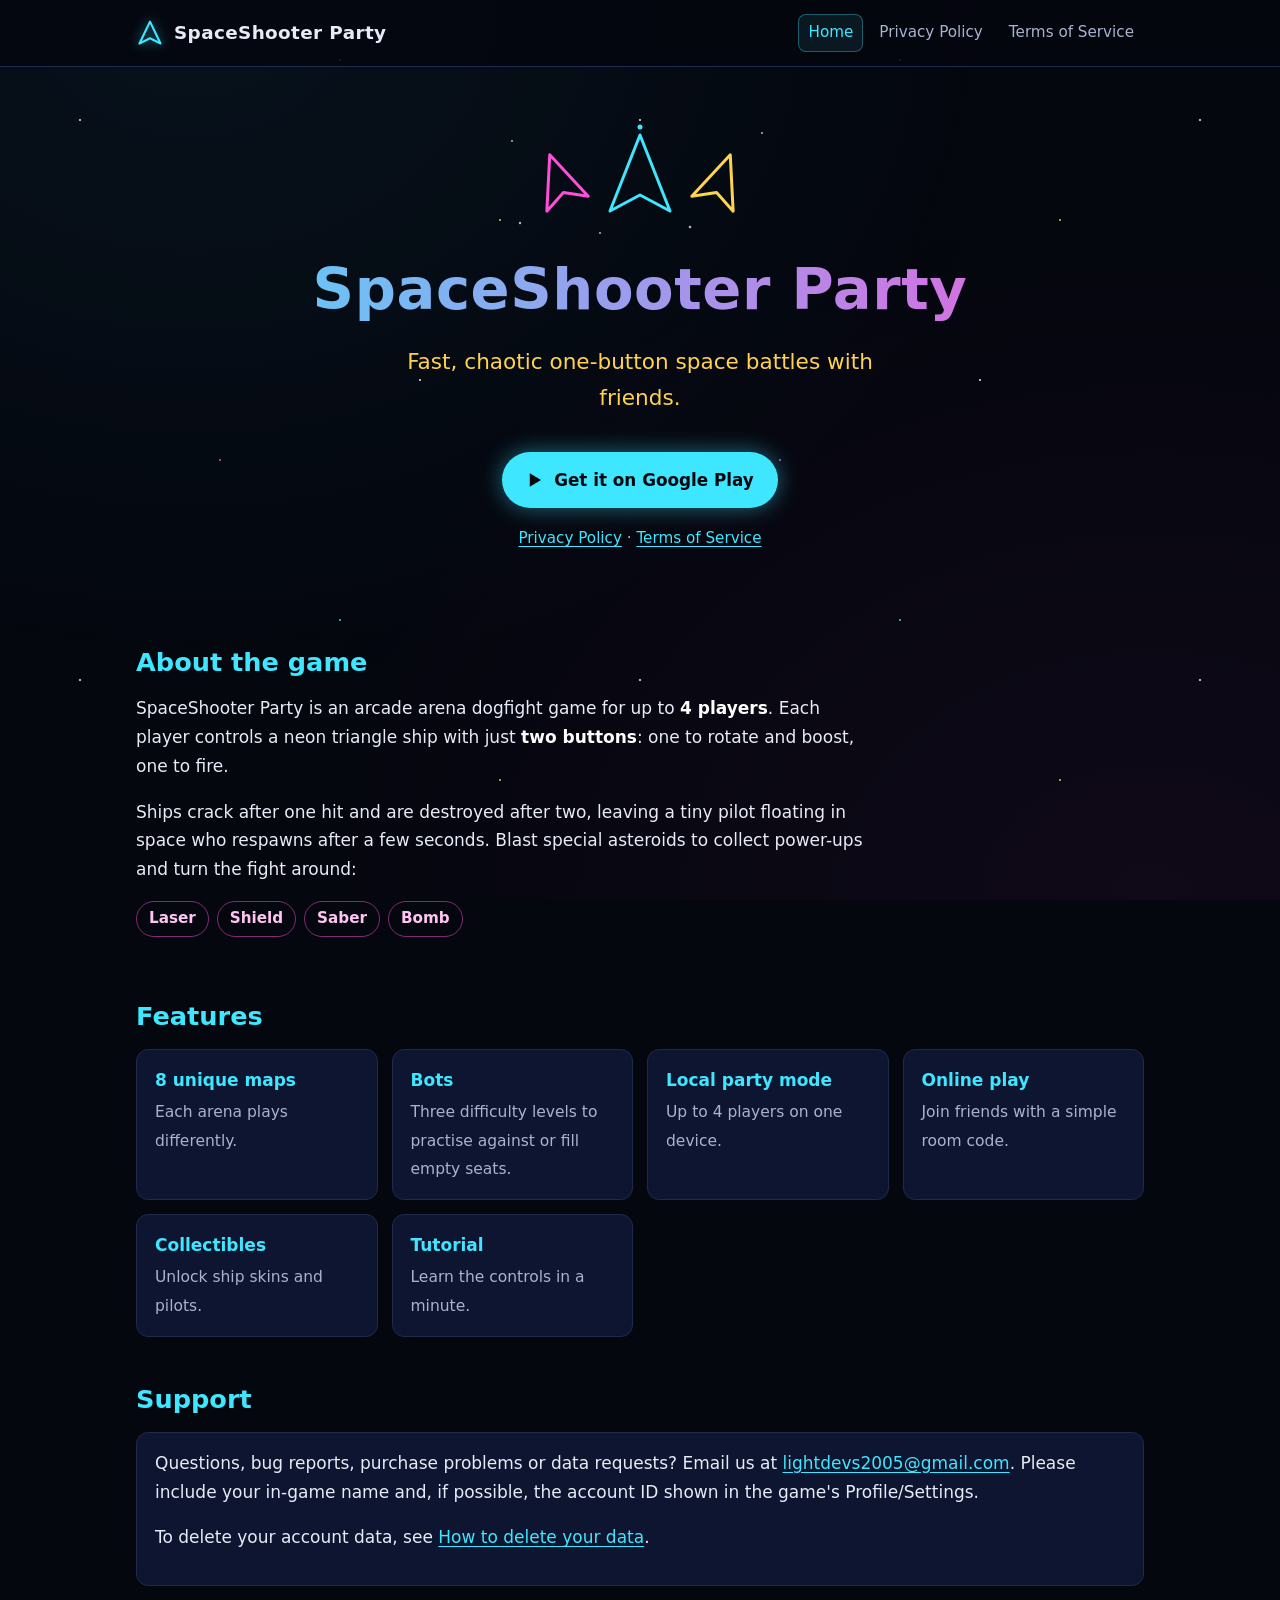
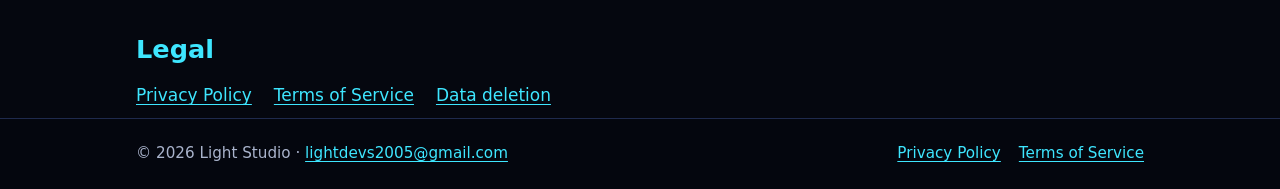
<file: index.html>
<!doctype html>
<html lang="en">
<head>
  <meta charset="utf-8">
  <meta name="viewport" content="width=device-width, initial-scale=1">
  <title>SpaceShooter Party — Fast, chaotic one-button space battles</title>
  <meta name="description" content="SpaceShooter Party is an arcade arena dogfight game for up to 4 players. Two-button controls, power-ups, 8 maps, bots, local party mode and online play with room codes.">
  <meta name="theme-color" content="#05070f">
  <meta property="og:type" content="website">
  <meta property="og:site_name" content="SpaceShooter Party">
  <meta property="og:title" content="SpaceShooter Party">
  <meta property="og:description" content="Fast, chaotic one-button space battles with friends. Up to 4 players, local party mode and online play.">
  <meta name="twitter:card" content="summary">
  <link rel="stylesheet" href="style.css">
</head>
<body>
  <a class="skip-link" href="#main">Skip to content</a>

  <header class="site-header">
    <div class="header-inner">
      <a class="brand" href="index.html">
        <svg viewBox="0 0 32 32" aria-hidden="true" focusable="false">
          <polygon points="16,3 28,28 16,22 4,28" fill="none" stroke="#3ee6ff" stroke-width="2.5" stroke-linejoin="round"/>
        </svg>
        SpaceShooter Party
      </a>
      <nav class="site-nav" aria-label="Main">
        <ul>
          <li><a href="index.html" aria-current="page">Home</a></li>
          <li><a href="privacy.html">Privacy Policy</a></li>
          <li><a href="terms.html">Terms of Service</a></li>
        </ul>
      </nav>
    </div>
  </header>

  <main id="main">
    <section class="hero" aria-labelledby="hero-title">
      <svg class="hero-ships" viewBox="0 0 280 120" role="img" aria-label="Three neon triangle ships flying through space">
        <g stroke-width="3" stroke-linejoin="round" fill="none">
          <polygon points="60,30 82,82 60,70 38,82" stroke="#ff4fd8" transform="rotate(-20 60 60)"/>
          <polygon points="140,12 170,88 140,72 110,88" stroke="#3ee6ff"/>
          <polygon points="220,30 242,82 220,70 198,82" stroke="#ffd34d" transform="rotate(20 220 60)"/>
        </g>
        <g fill="#3ee6ff">
          <circle cx="140" cy="4" r="2.5"/>
        </g>
        <g fill="#ffffff" opacity="0.7">
          <circle cx="20" cy="100" r="1.2"/>
          <circle cx="100" cy="110" r="1"/>
          <circle cx="190" cy="104" r="1.3"/>
          <circle cx="262" cy="10" r="1"/>
          <circle cx="12" cy="18" r="1"/>
        </g>
      </svg>
      <h1 id="hero-title">SpaceShooter Party</h1>
      <p class="tagline">Fast, chaotic one-button space battles with friends.</p>
      <a class="btn-play" href="https://play.google.com/store/apps/details?id=com.spaceshooterparty.game" rel="noopener">
        <svg viewBox="0 0 24 24" aria-hidden="true" focusable="false"><path d="M5 3l15 9-15 9z" fill="currentColor"/></svg>
        Get it on Google Play
      </a>
      <p class="hero-legal">
        <a href="privacy.html">Privacy Policy</a> · <a href="terms.html">Terms of Service</a>
      </p>
    </section>

    <div class="container">
      <section class="section" aria-labelledby="about-title">
        <h2 id="about-title">About the game</h2>
        <div class="intro">
          <p>SpaceShooter Party is an arcade arena dogfight game for up to <strong>4 players</strong>. Each player controls a neon triangle ship with just <strong>two buttons</strong>: one to rotate and boost, one to fire.</p>
          <p>Ships crack after one hit and are destroyed after two, leaving a tiny pilot floating in space who respawns after a few seconds. Blast special asteroids to collect power-ups and turn the fight around:</p>
          <ul class="powerups" aria-label="Power-ups">
            <li>Laser</li>
            <li>Shield</li>
            <li>Saber</li>
            <li>Bomb</li>
          </ul>
        </div>
      </section>

      <section class="section" aria-labelledby="features-title">
        <h2 id="features-title">Features</h2>
        <ul class="feature-grid">
          <li><strong>8 unique maps</strong><span>Each arena plays differently.</span></li>
          <li><strong>Bots</strong><span>Three difficulty levels to practise against or fill empty seats.</span></li>
          <li><strong>Local party mode</strong><span>Up to 4 players on one device.</span></li>
          <li><strong>Online play</strong><span>Join friends with a simple room code.</span></li>
          <li><strong>Collectibles</strong><span>Unlock ship skins and pilots.</span></li>
          <li><strong>Tutorial</strong><span>Learn the controls in a minute.</span></li>
        </ul>
      </section>

      <section class="section" id="support" aria-labelledby="support-title">
        <h2 id="support-title">Support</h2>
        <div class="card">
          <p>Questions, bug reports, purchase problems or data requests? Email us at <a href="mailto:lightdevs2005@gmail.com">lightdevs2005@gmail.com</a>. Please include your in-game name and, if possible, the account ID shown in the game's Profile/Settings.</p>
          <p>To delete your account data, see <a href="privacy.html#delete">How to delete your data</a>.</p>
        </div>
      </section>

      <section class="section" aria-labelledby="legal-title">
        <h2 id="legal-title">Legal</h2>
        <ul class="link-row">
          <li><a href="privacy.html">Privacy Policy</a></li>
          <li><a href="terms.html">Terms of Service</a></li>
          <li><a href="privacy.html#delete">Data deletion</a></li>
        </ul>
      </section>
    </div>
  </main>

  <footer class="site-footer">
    <div class="footer-inner">
      <p>© 2026 Light Studio · <a href="mailto:lightdevs2005@gmail.com">lightdevs2005@gmail.com</a></p>
      <ul class="footer-links">
        <li><a href="privacy.html">Privacy Policy</a></li>
        <li><a href="terms.html">Terms of Service</a></li>
      </ul>
    </div>
  </footer>
</body>
</html>
</file>
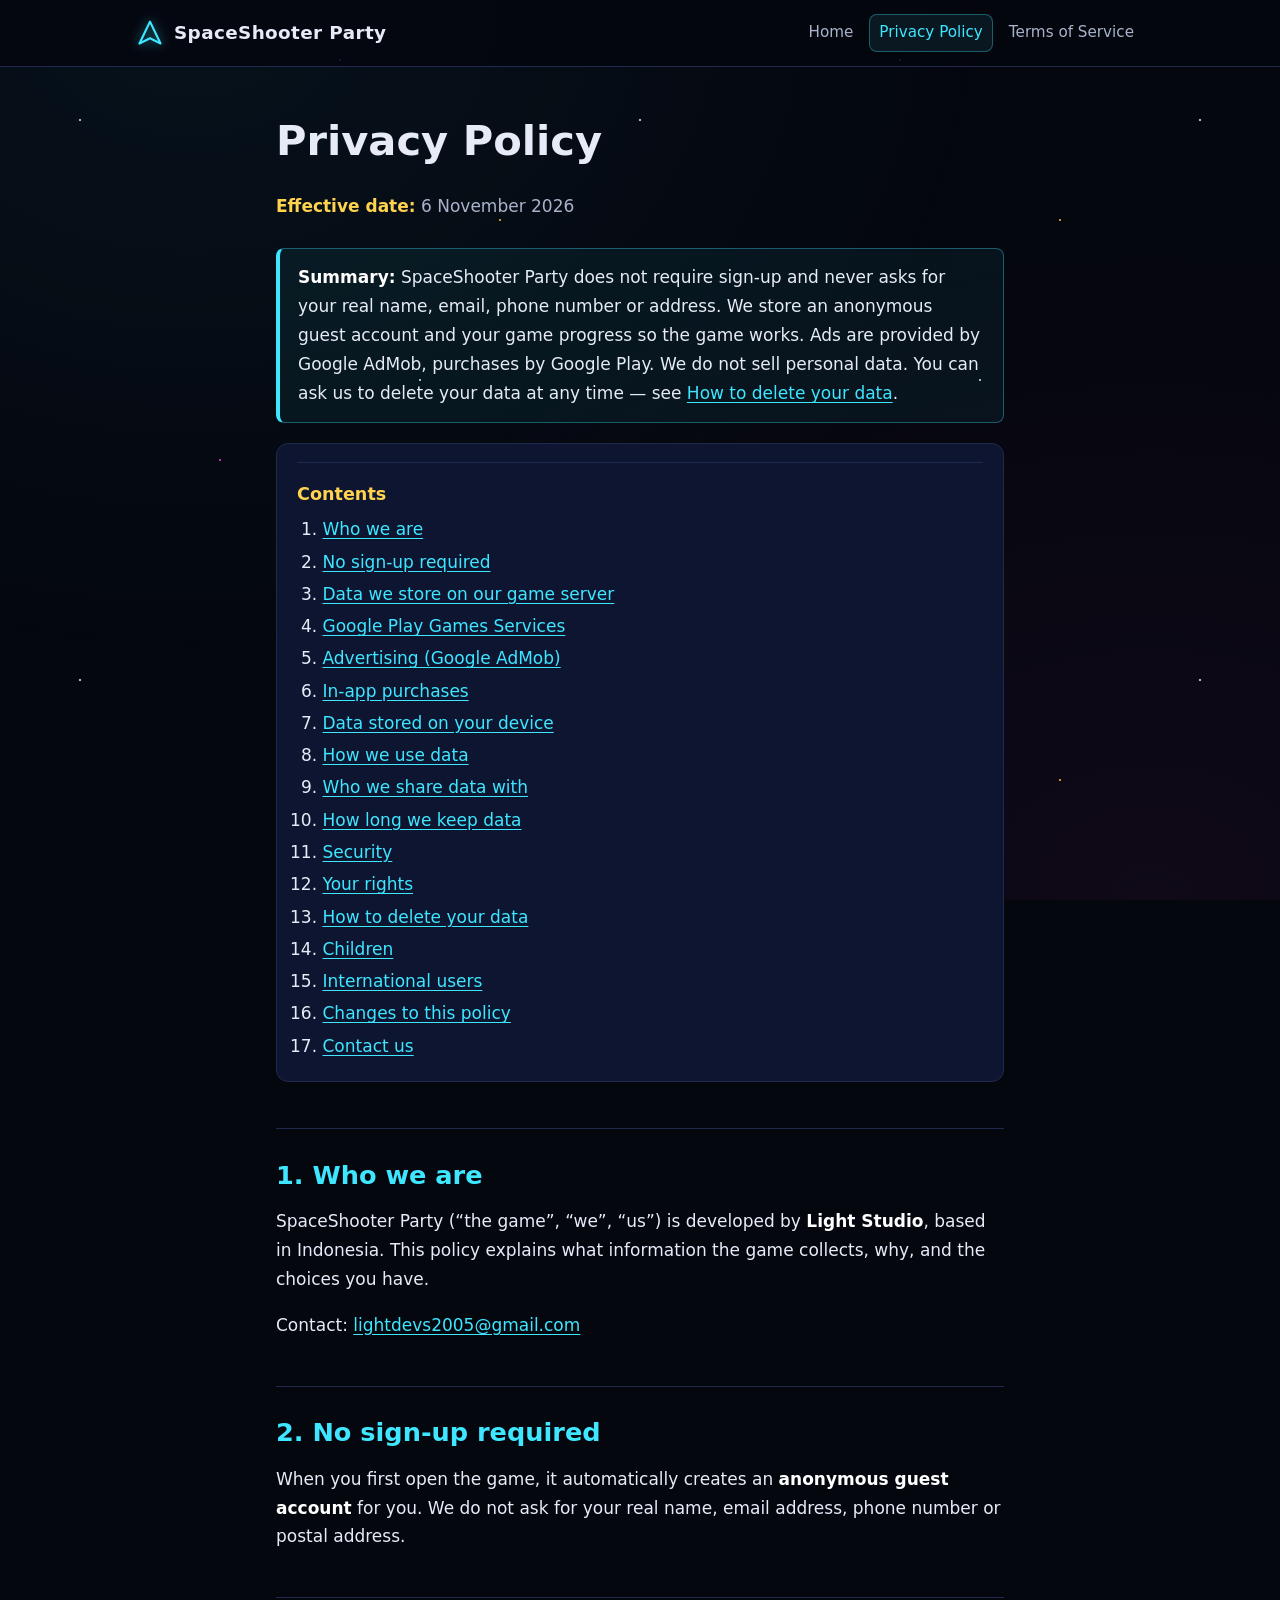
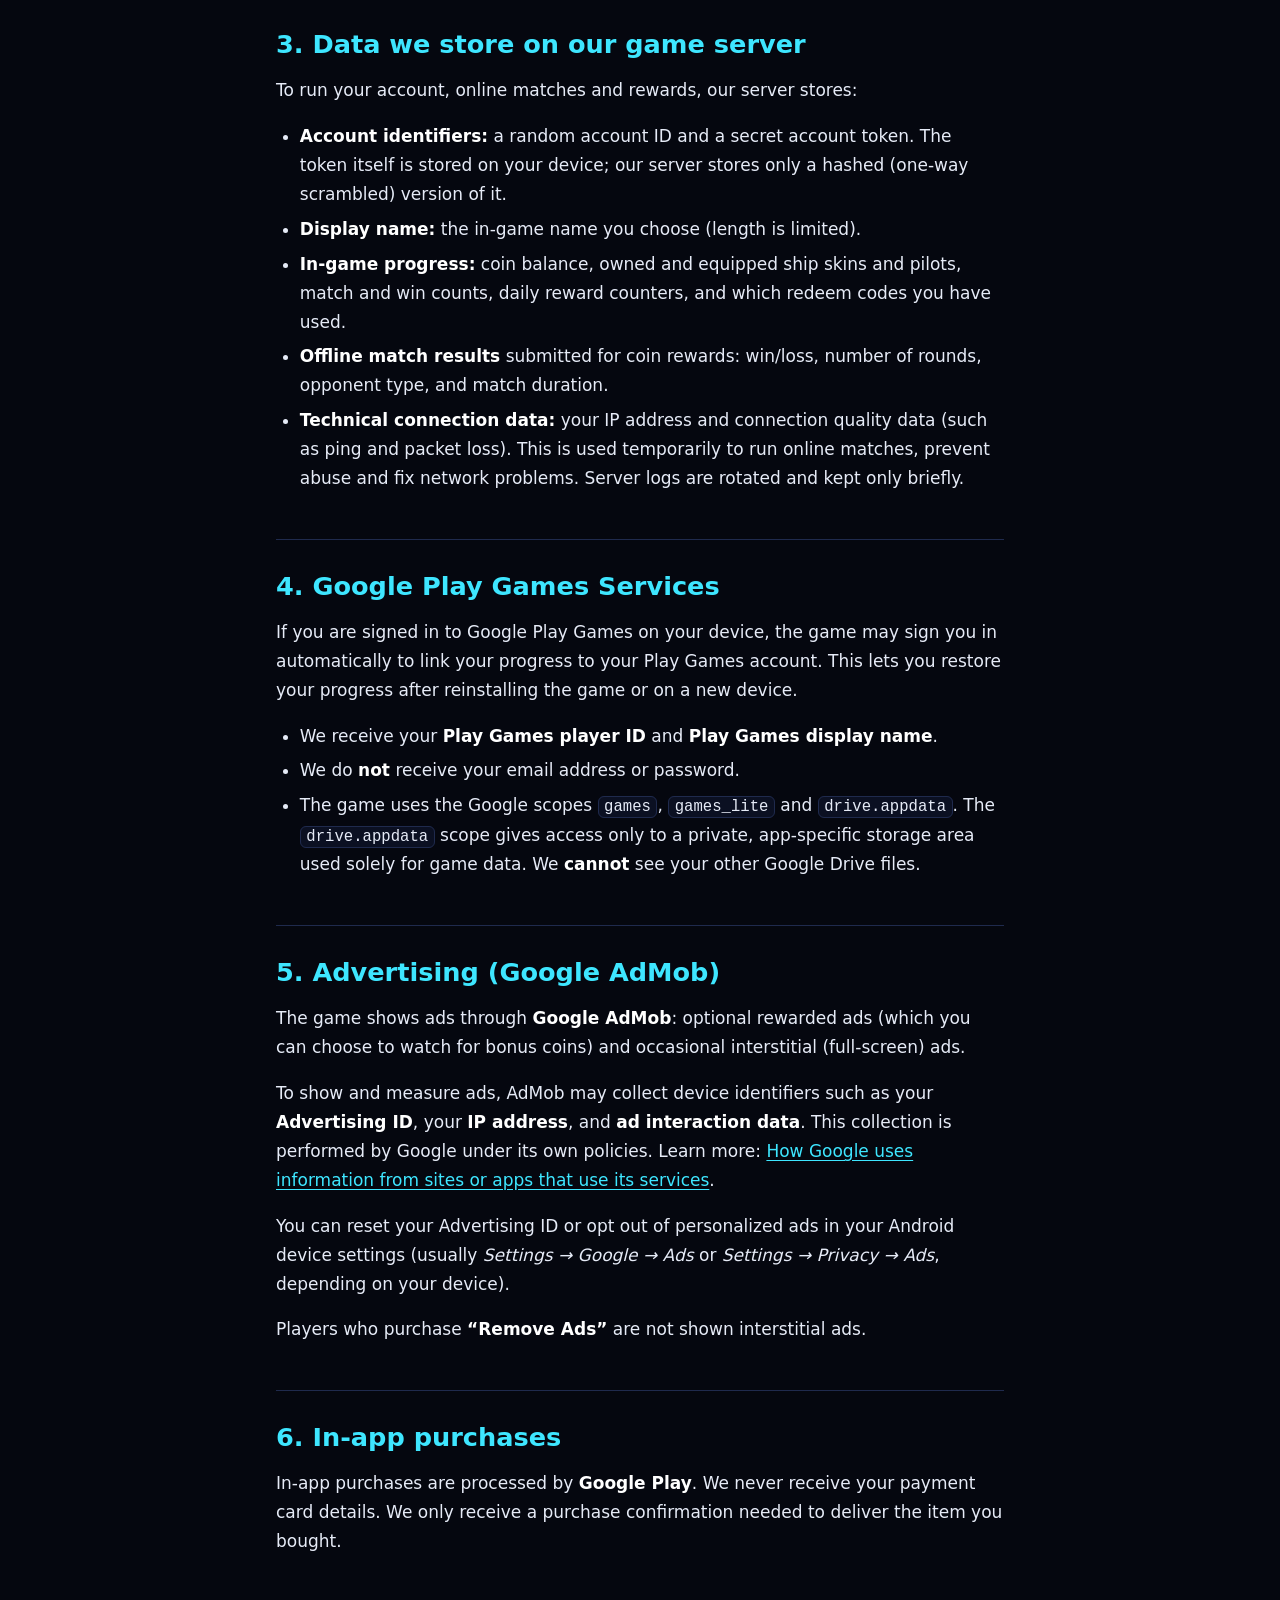
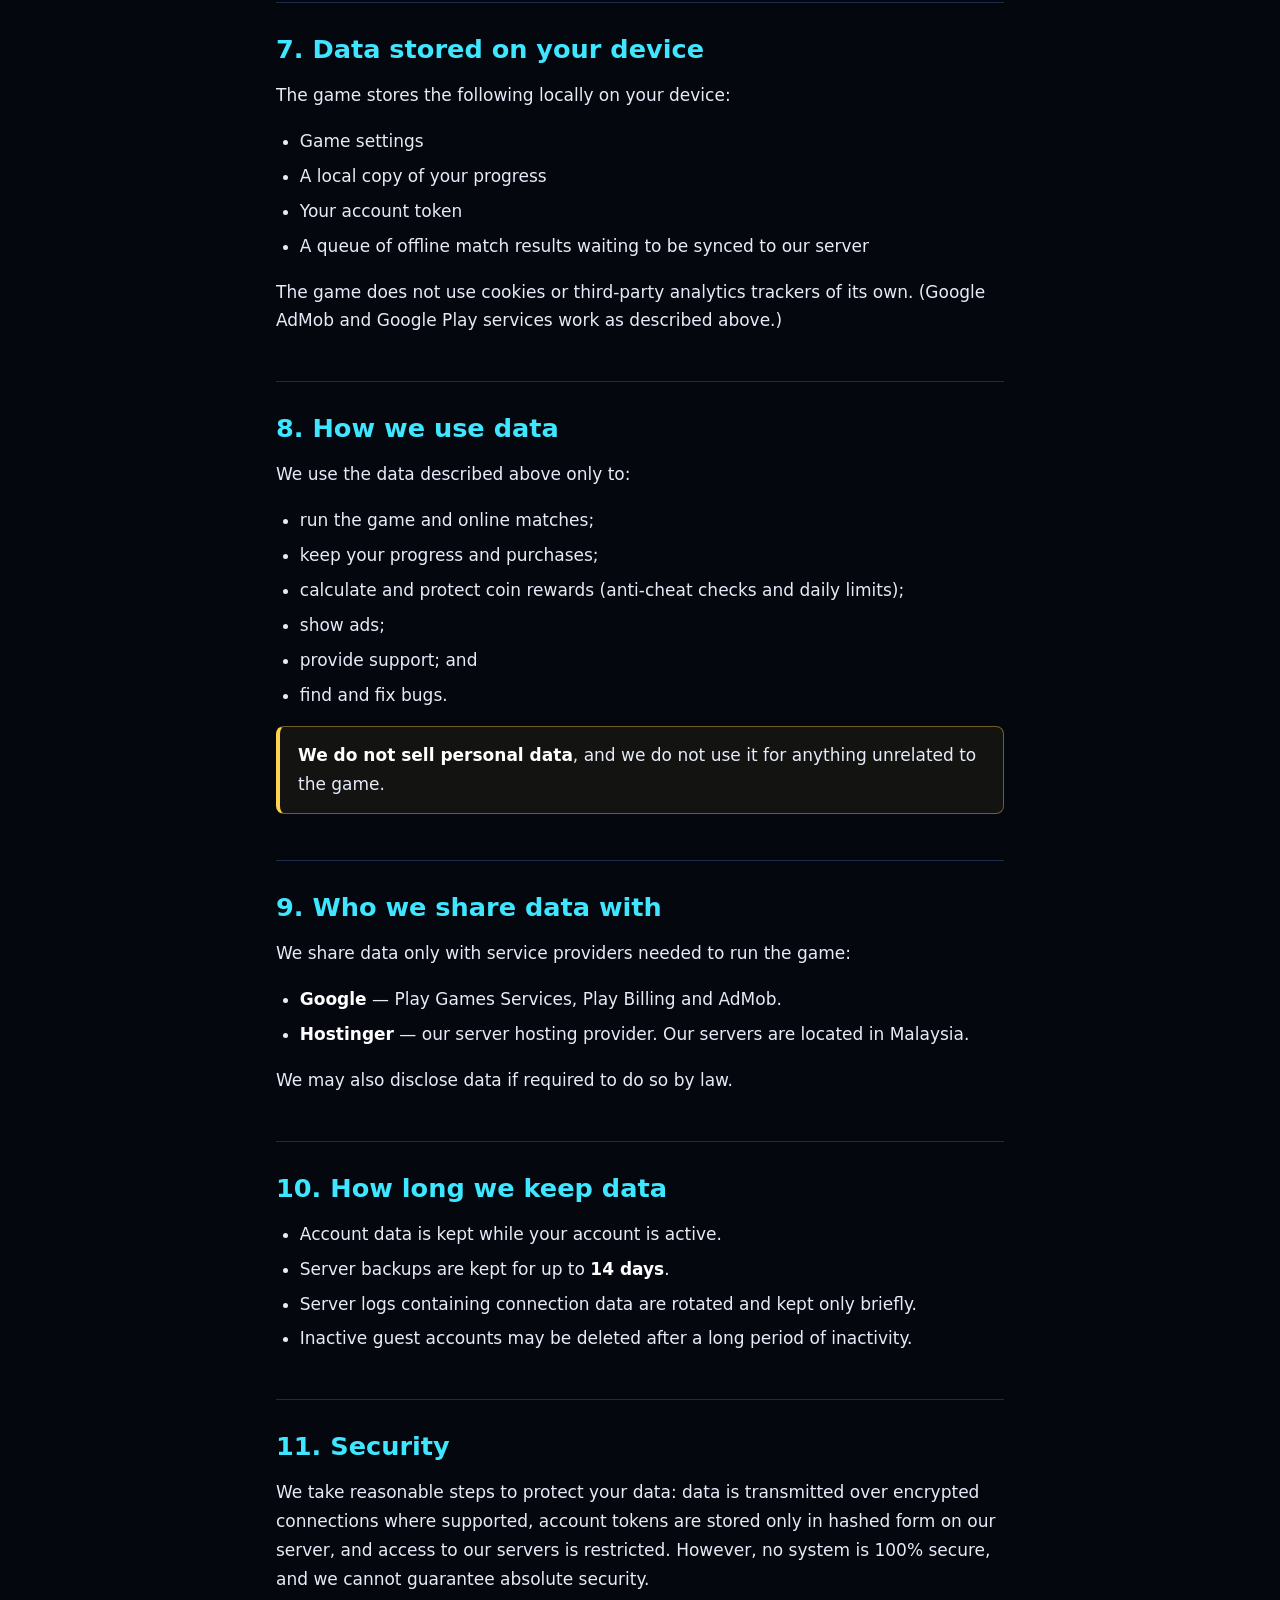
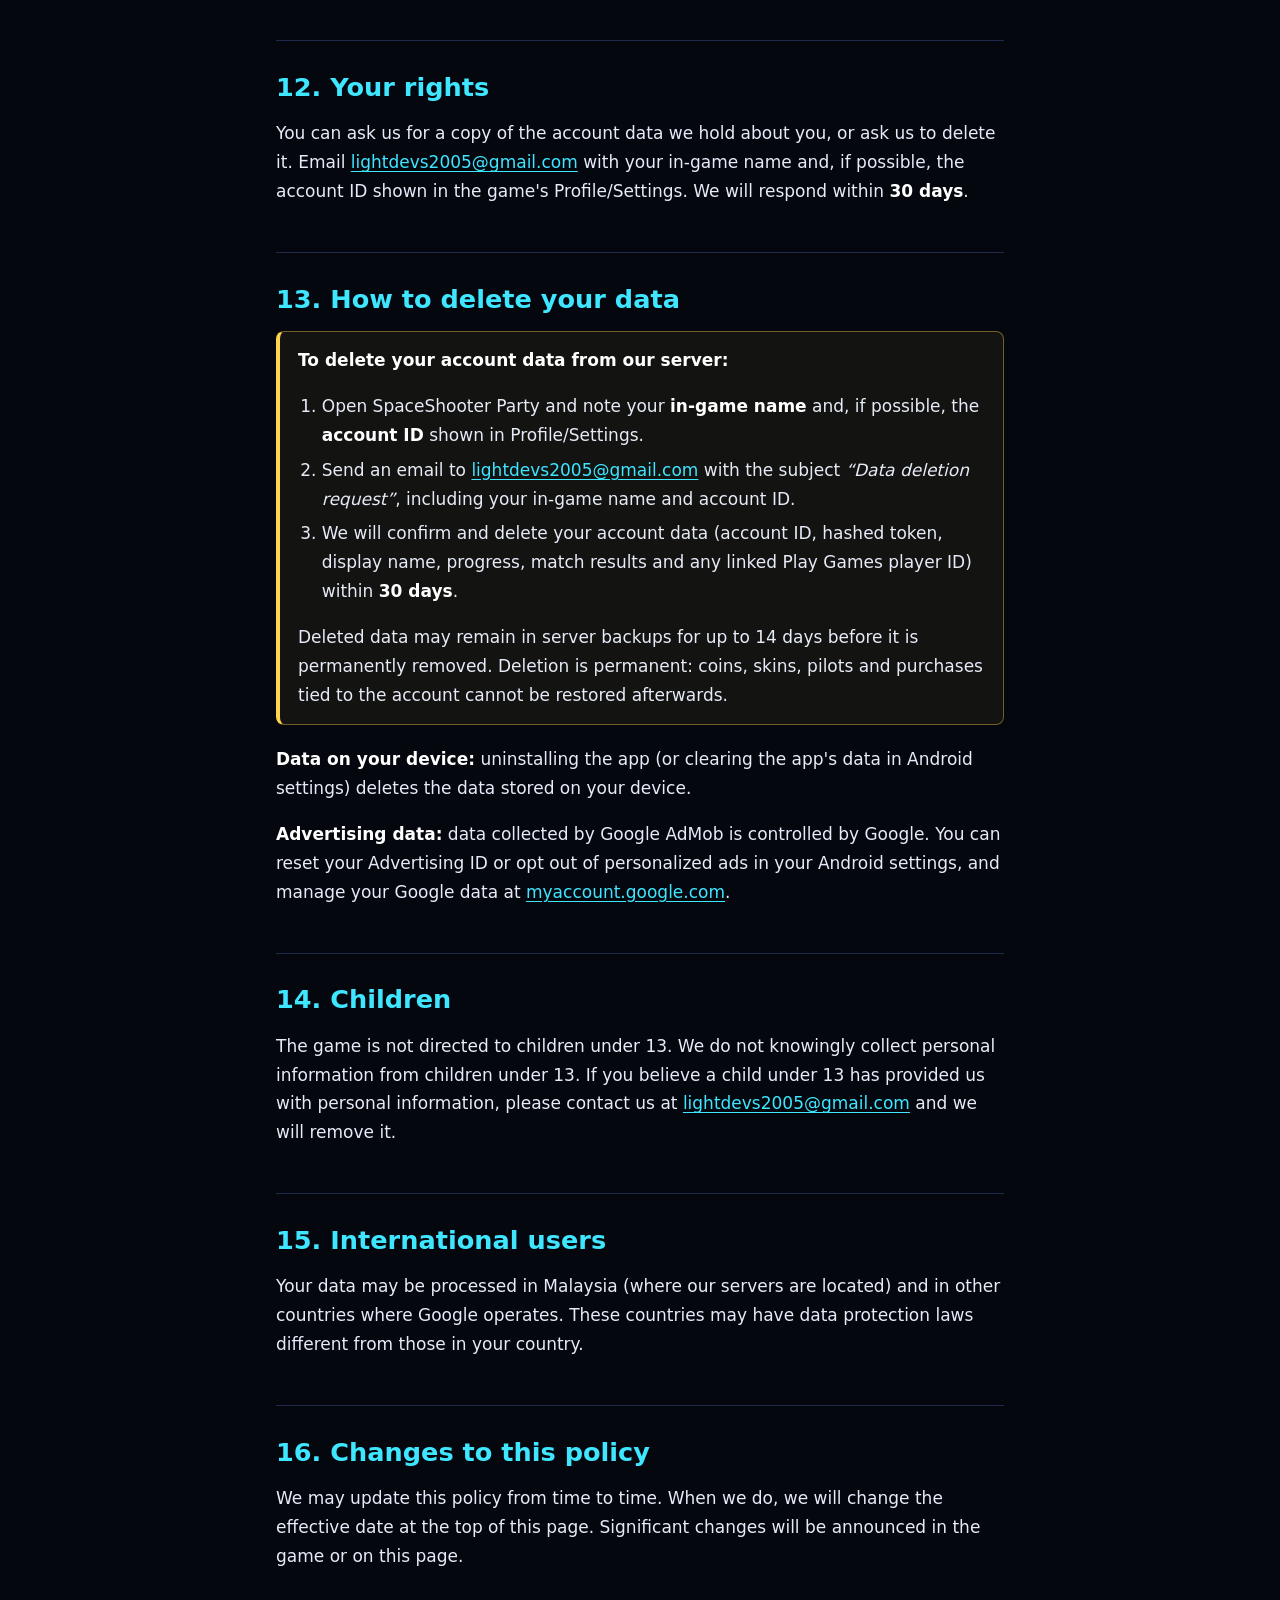
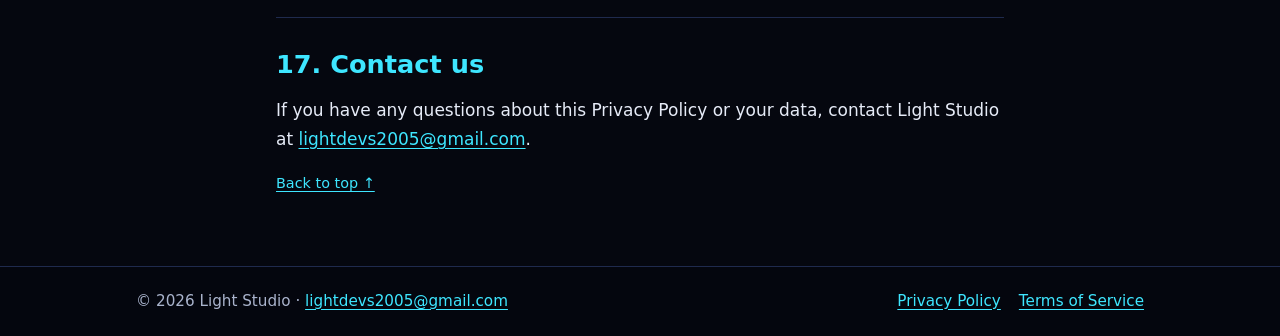
<file: privacy.html>
<!doctype html>
<html lang="en">
<head>
  <meta charset="utf-8">
  <meta name="viewport" content="width=device-width, initial-scale=1">
  <title>Privacy Policy — SpaceShooter Party</title>
  <meta name="description" content="Privacy Policy for the SpaceShooter Party mobile game: what data we store, how we use it, who we share it with, and how to delete your data.">
  <meta name="theme-color" content="#05070f">
  <meta property="og:type" content="article">
  <meta property="og:site_name" content="SpaceShooter Party">
  <meta property="og:title" content="Privacy Policy — SpaceShooter Party">
  <meta property="og:description" content="What data SpaceShooter Party stores, how it is used, and how to delete it.">
  <meta name="twitter:card" content="summary">
  <link rel="stylesheet" href="style.css">
</head>
<body>
  <a class="skip-link" href="#main">Skip to content</a>

  <header class="site-header">
    <div class="header-inner">
      <a class="brand" href="index.html">
        <svg viewBox="0 0 32 32" aria-hidden="true" focusable="false">
          <polygon points="16,3 28,28 16,22 4,28" fill="none" stroke="#3ee6ff" stroke-width="2.5" stroke-linejoin="round"/>
        </svg>
        SpaceShooter Party
      </a>
      <nav class="site-nav" aria-label="Main">
        <ul>
          <li><a href="index.html">Home</a></li>
          <li><a href="privacy.html" aria-current="page">Privacy Policy</a></li>
          <li><a href="terms.html">Terms of Service</a></li>
        </ul>
      </nav>
    </div>
  </header>

  <main id="main" class="legal">
    <h1 id="top">Privacy Policy</h1>
    <p class="doc-meta"><strong>Effective date:</strong> 6 November 2026</p>

    <div class="callout">
      <p><strong>Summary:</strong> SpaceShooter Party does not require sign-up and never asks for your real name, email, phone number or address. We store an anonymous guest account and your game progress so the game works. Ads are provided by Google AdMob, purchases by Google Play. We do not sell personal data. You can ask us to delete your data at any time — see <a href="#delete">How to delete your data</a>.</p>
    </div>

    <nav class="toc" aria-labelledby="toc-title">
      <h2 id="toc-title">Contents</h2>
      <ol>
        <li><a href="#who-we-are">Who we are</a></li>
        <li><a href="#no-signup">No sign-up required</a></li>
        <li><a href="#server-data">Data we store on our game server</a></li>
        <li><a href="#play-games">Google Play Games Services</a></li>
        <li><a href="#ads">Advertising (Google AdMob)</a></li>
        <li><a href="#purchases">In-app purchases</a></li>
        <li><a href="#device-data">Data stored on your device</a></li>
        <li><a href="#use">How we use data</a></li>
        <li><a href="#sharing">Who we share data with</a></li>
        <li><a href="#retention">How long we keep data</a></li>
        <li><a href="#security">Security</a></li>
        <li><a href="#rights">Your rights</a></li>
        <li><a href="#delete">How to delete your data</a></li>
        <li><a href="#children">Children</a></li>
        <li><a href="#international">International users</a></li>
        <li><a href="#changes">Changes to this policy</a></li>
        <li><a href="#contact">Contact us</a></li>
      </ol>
    </nav>

    <section id="who-we-are" aria-labelledby="h-who">
      <h2 id="h-who">1. Who we are</h2>
      <p>SpaceShooter Party (“the game”, “we”, “us”) is developed by <strong>Light Studio</strong>, based in Indonesia. This policy explains what information the game collects, why, and the choices you have.</p>
      <p>Contact: <a href="mailto:lightdevs2005@gmail.com">lightdevs2005@gmail.com</a></p>
    </section>

    <section id="no-signup" aria-labelledby="h-nosignup">
      <h2 id="h-nosignup">2. No sign-up required</h2>
      <p>When you first open the game, it automatically creates an <strong>anonymous guest account</strong> for you. We do not ask for your real name, email address, phone number or postal address.</p>
    </section>

    <section id="server-data" aria-labelledby="h-server">
      <h2 id="h-server">3. Data we store on our game server</h2>
      <p>To run your account, online matches and rewards, our server stores:</p>
      <ul>
        <li><strong>Account identifiers:</strong> a random account ID and a secret account token. The token itself is stored on your device; our server stores only a hashed (one-way scrambled) version of it.</li>
        <li><strong>Display name:</strong> the in-game name you choose (length is limited).</li>
        <li><strong>In-game progress:</strong> coin balance, owned and equipped ship skins and pilots, match and win counts, daily reward counters, and which redeem codes you have used.</li>
        <li><strong>Offline match results</strong> submitted for coin rewards: win/loss, number of rounds, opponent type, and match duration.</li>
        <li><strong>Technical connection data:</strong> your IP address and connection quality data (such as ping and packet loss). This is used temporarily to run online matches, prevent abuse and fix network problems. Server logs are rotated and kept only briefly.</li>
      </ul>
    </section>

    <section id="play-games" aria-labelledby="h-pgs">
      <h2 id="h-pgs">4. Google Play Games Services</h2>
      <p>If you are signed in to Google Play Games on your device, the game may sign you in automatically to link your progress to your Play Games account. This lets you restore your progress after reinstalling the game or on a new device.</p>
      <ul>
        <li>We receive your <strong>Play Games player ID</strong> and <strong>Play Games display name</strong>.</li>
        <li>We do <strong>not</strong> receive your email address or password.</li>
        <li>The game uses the Google scopes <code>games</code>, <code>games_lite</code> and <code>drive.appdata</code>. The <code>drive.appdata</code> scope gives access only to a private, app-specific storage area used solely for game data. We <strong>cannot</strong> see your other Google Drive files.</li>
      </ul>
    </section>

    <section id="ads" aria-labelledby="h-ads">
      <h2 id="h-ads">5. Advertising (Google AdMob)</h2>
      <p>The game shows ads through <strong>Google AdMob</strong>: optional rewarded ads (which you can choose to watch for bonus coins) and occasional interstitial (full-screen) ads.</p>
      <p>To show and measure ads, AdMob may collect device identifiers such as your <strong>Advertising ID</strong>, your <strong>IP address</strong>, and <strong>ad interaction data</strong>. This collection is performed by Google under its own policies. Learn more: <a href="https://policies.google.com/technologies/partner-sites" rel="noopener">How Google uses information from sites or apps that use its services</a>.</p>
      <p>You can reset your Advertising ID or opt out of personalized ads in your Android device settings (usually <em>Settings → Google → Ads</em> or <em>Settings → Privacy → Ads</em>, depending on your device).</p>
      <p>Players who purchase <strong>“Remove Ads”</strong> are not shown interstitial ads.</p>
    </section>

    <section id="purchases" aria-labelledby="h-purchases">
      <h2 id="h-purchases">6. In-app purchases</h2>
      <p>In-app purchases are processed by <strong>Google Play</strong>. We never receive your payment card details. We only receive a purchase confirmation needed to deliver the item you bought.</p>
    </section>

    <section id="device-data" aria-labelledby="h-device">
      <h2 id="h-device">7. Data stored on your device</h2>
      <p>The game stores the following locally on your device:</p>
      <ul>
        <li>Game settings</li>
        <li>A local copy of your progress</li>
        <li>Your account token</li>
        <li>A queue of offline match results waiting to be synced to our server</li>
      </ul>
      <p>The game does not use cookies or third-party analytics trackers of its own. (Google AdMob and Google Play services work as described above.)</p>
    </section>

    <section id="use" aria-labelledby="h-use">
      <h2 id="h-use">8. How we use data</h2>
      <p>We use the data described above only to:</p>
      <ul>
        <li>run the game and online matches;</li>
        <li>keep your progress and purchases;</li>
        <li>calculate and protect coin rewards (anti-cheat checks and daily limits);</li>
        <li>show ads;</li>
        <li>provide support; and</li>
        <li>find and fix bugs.</li>
      </ul>
      <p class="callout highlight"><strong>We do not sell personal data</strong>, and we do not use it for anything unrelated to the game.</p>
    </section>

    <section id="sharing" aria-labelledby="h-sharing">
      <h2 id="h-sharing">9. Who we share data with</h2>
      <p>We share data only with service providers needed to run the game:</p>
      <ul>
        <li><strong>Google</strong> — Play Games Services, Play Billing and AdMob.</li>
        <li><strong>Hostinger</strong> — our server hosting provider. Our servers are located in Malaysia.</li>
      </ul>
      <p>We may also disclose data if required to do so by law.</p>
    </section>

    <section id="retention" aria-labelledby="h-retention">
      <h2 id="h-retention">10. How long we keep data</h2>
      <ul>
        <li>Account data is kept while your account is active.</li>
        <li>Server backups are kept for up to <strong>14 days</strong>.</li>
        <li>Server logs containing connection data are rotated and kept only briefly.</li>
        <li>Inactive guest accounts may be deleted after a long period of inactivity.</li>
      </ul>
    </section>

    <section id="security" aria-labelledby="h-security">
      <h2 id="h-security">11. Security</h2>
      <p>We take reasonable steps to protect your data: data is transmitted over encrypted connections where supported, account tokens are stored only in hashed form on our server, and access to our servers is restricted. However, no system is 100% secure, and we cannot guarantee absolute security.</p>
    </section>

    <section id="rights" aria-labelledby="h-rights">
      <h2 id="h-rights">12. Your rights</h2>
      <p>You can ask us for a copy of the account data we hold about you, or ask us to delete it. Email <a href="mailto:lightdevs2005@gmail.com">lightdevs2005@gmail.com</a> with your in-game name and, if possible, the account ID shown in the game's Profile/Settings. We will respond within <strong>30 days</strong>.</p>
    </section>

    <section id="delete" aria-labelledby="h-delete">
      <h2 id="h-delete">13. How to delete your data</h2>
      <div class="callout highlight">
        <p><strong>To delete your account data from our server:</strong></p>
        <ol>
          <li>Open SpaceShooter Party and note your <strong>in-game name</strong> and, if possible, the <strong>account ID</strong> shown in Profile/Settings.</li>
          <li>Send an email to <a href="mailto:lightdevs2005@gmail.com?subject=SpaceShooter%20Party%20data%20deletion%20request">lightdevs2005@gmail.com</a> with the subject <em>“Data deletion request”</em>, including your in-game name and account ID.</li>
          <li>We will confirm and delete your account data (account ID, hashed token, display name, progress, match results and any linked Play Games player ID) within <strong>30 days</strong>.</li>
        </ol>
        <p>Deleted data may remain in server backups for up to 14 days before it is permanently removed. Deletion is permanent: coins, skins, pilots and purchases tied to the account cannot be restored afterwards.</p>
      </div>
      <p><strong>Data on your device:</strong> uninstalling the app (or clearing the app's data in Android settings) deletes the data stored on your device.</p>
      <p><strong>Advertising data:</strong> data collected by Google AdMob is controlled by Google. You can reset your Advertising ID or opt out of personalized ads in your Android settings, and manage your Google data at <a href="https://myaccount.google.com/" rel="noopener">myaccount.google.com</a>.</p>
    </section>

    <section id="children" aria-labelledby="h-children">
      <h2 id="h-children">14. Children</h2>
      <!-- [ADJUST if the Play Console target audience includes children] -->
      <p>The game is not directed to children under 13. We do not knowingly collect personal information from children under 13. If you believe a child under 13 has provided us with personal information, please contact us at <a href="mailto:lightdevs2005@gmail.com">lightdevs2005@gmail.com</a> and we will remove it.</p>
    </section>

    <section id="international" aria-labelledby="h-international">
      <h2 id="h-international">15. International users</h2>
      <p>Your data may be processed in Malaysia (where our servers are located) and in other countries where Google operates. These countries may have data protection laws different from those in your country.</p>
    </section>

    <section id="changes" aria-labelledby="h-changes">
      <h2 id="h-changes">16. Changes to this policy</h2>
      <p>We may update this policy from time to time. When we do, we will change the effective date at the top of this page. Significant changes will be announced in the game or on this page.</p>
    </section>

    <section id="contact" aria-labelledby="h-contact">
      <h2 id="h-contact">17. Contact us</h2>
      <p>If you have any questions about this Privacy Policy or your data, contact Light Studio at <a href="mailto:lightdevs2005@gmail.com">lightdevs2005@gmail.com</a>.</p>
    </section>

    <p class="back-to-top"><a href="#top">Back to top ↑</a></p>
  </main>

  <footer class="site-footer">
    <div class="footer-inner">
      <p>© 2026 Light Studio · <a href="mailto:lightdevs2005@gmail.com">lightdevs2005@gmail.com</a></p>
      <ul class="footer-links">
        <li><a href="privacy.html">Privacy Policy</a></li>
        <li><a href="terms.html">Terms of Service</a></li>
      </ul>
    </div>
  </footer>
</body>
</html>
</file>
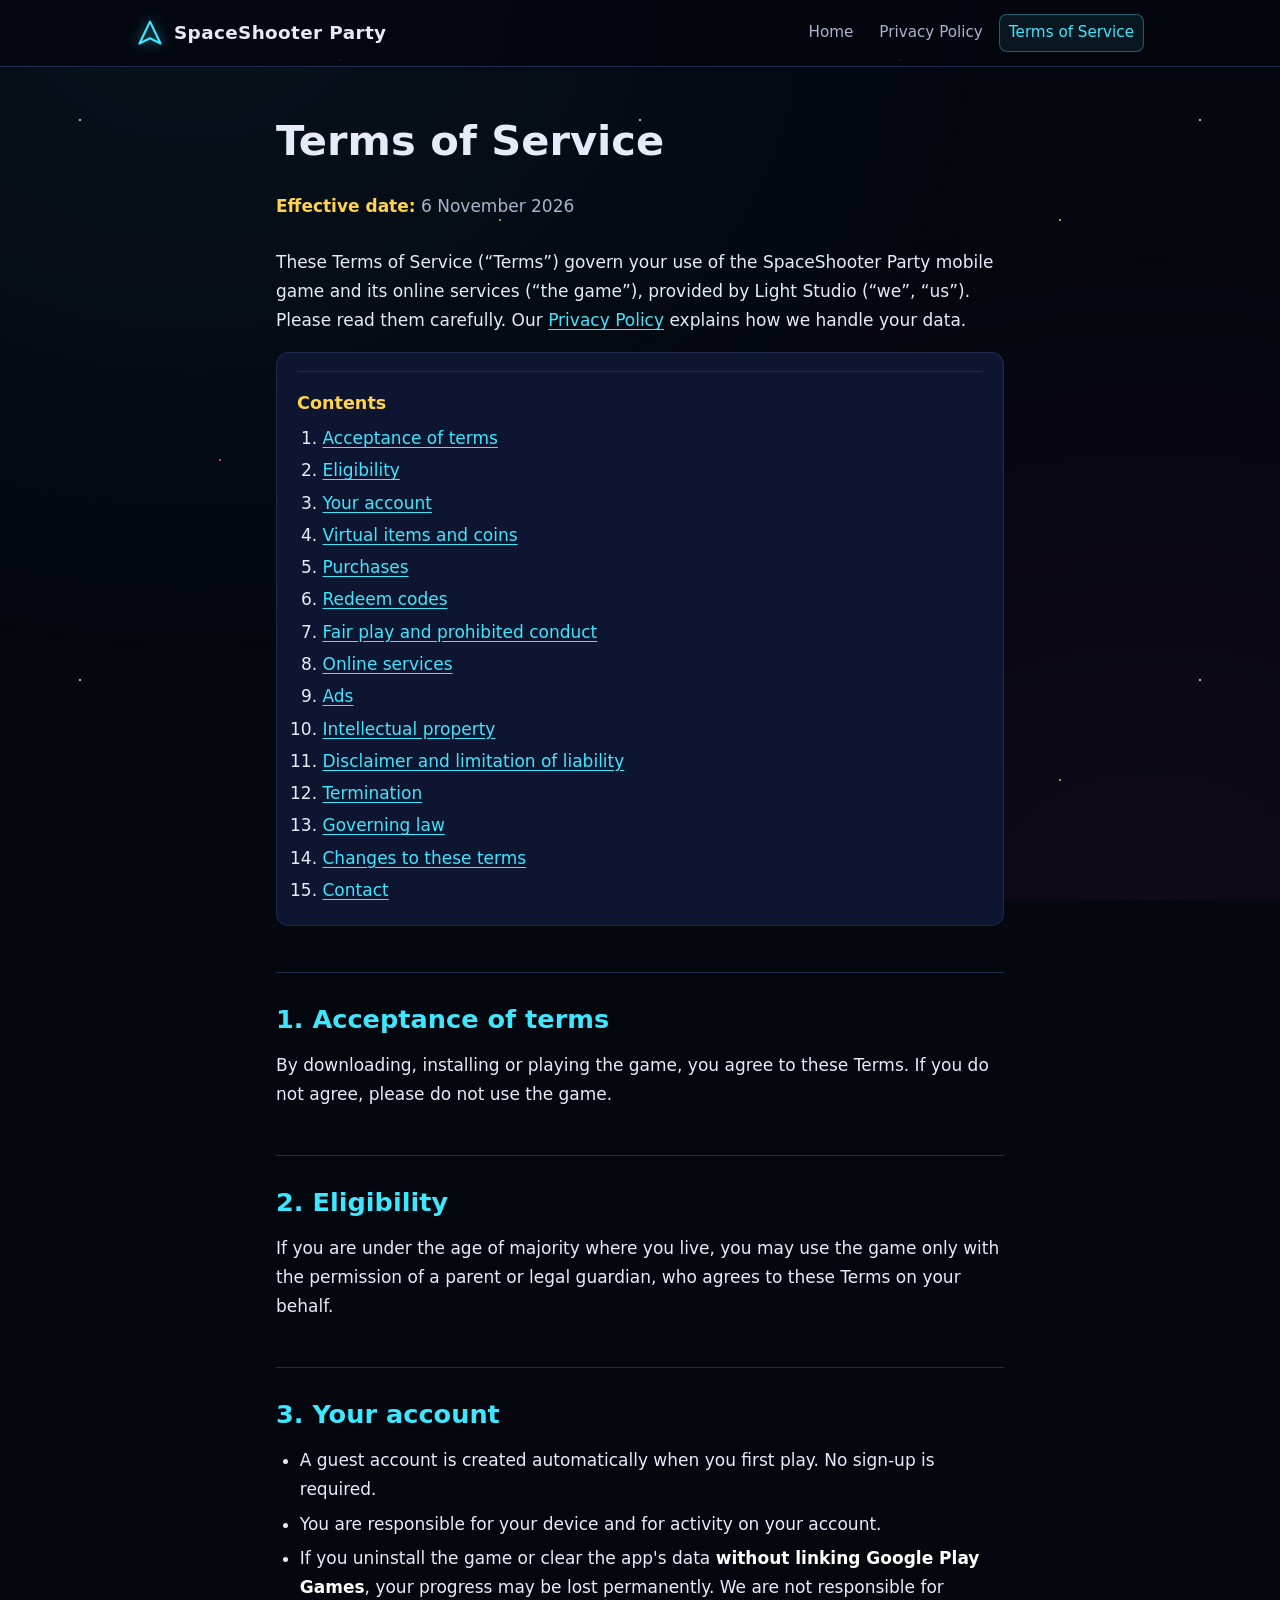
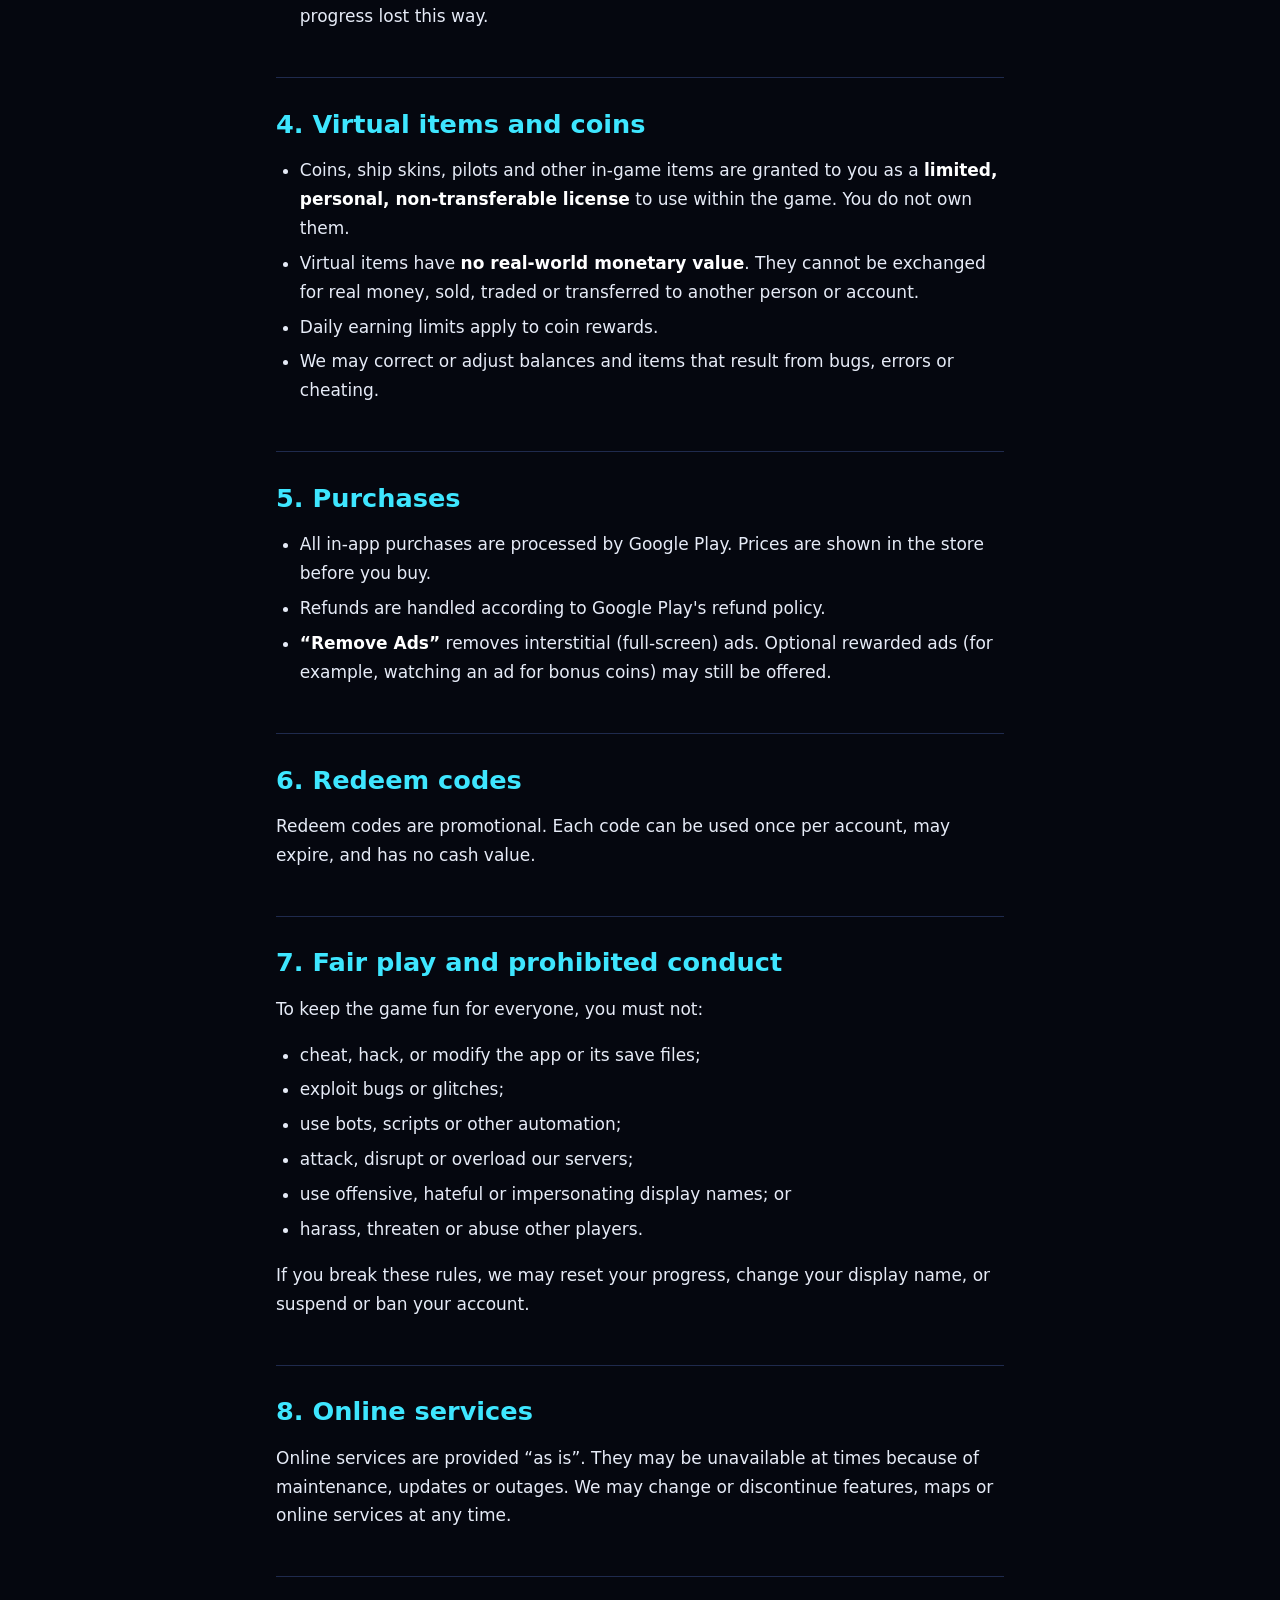
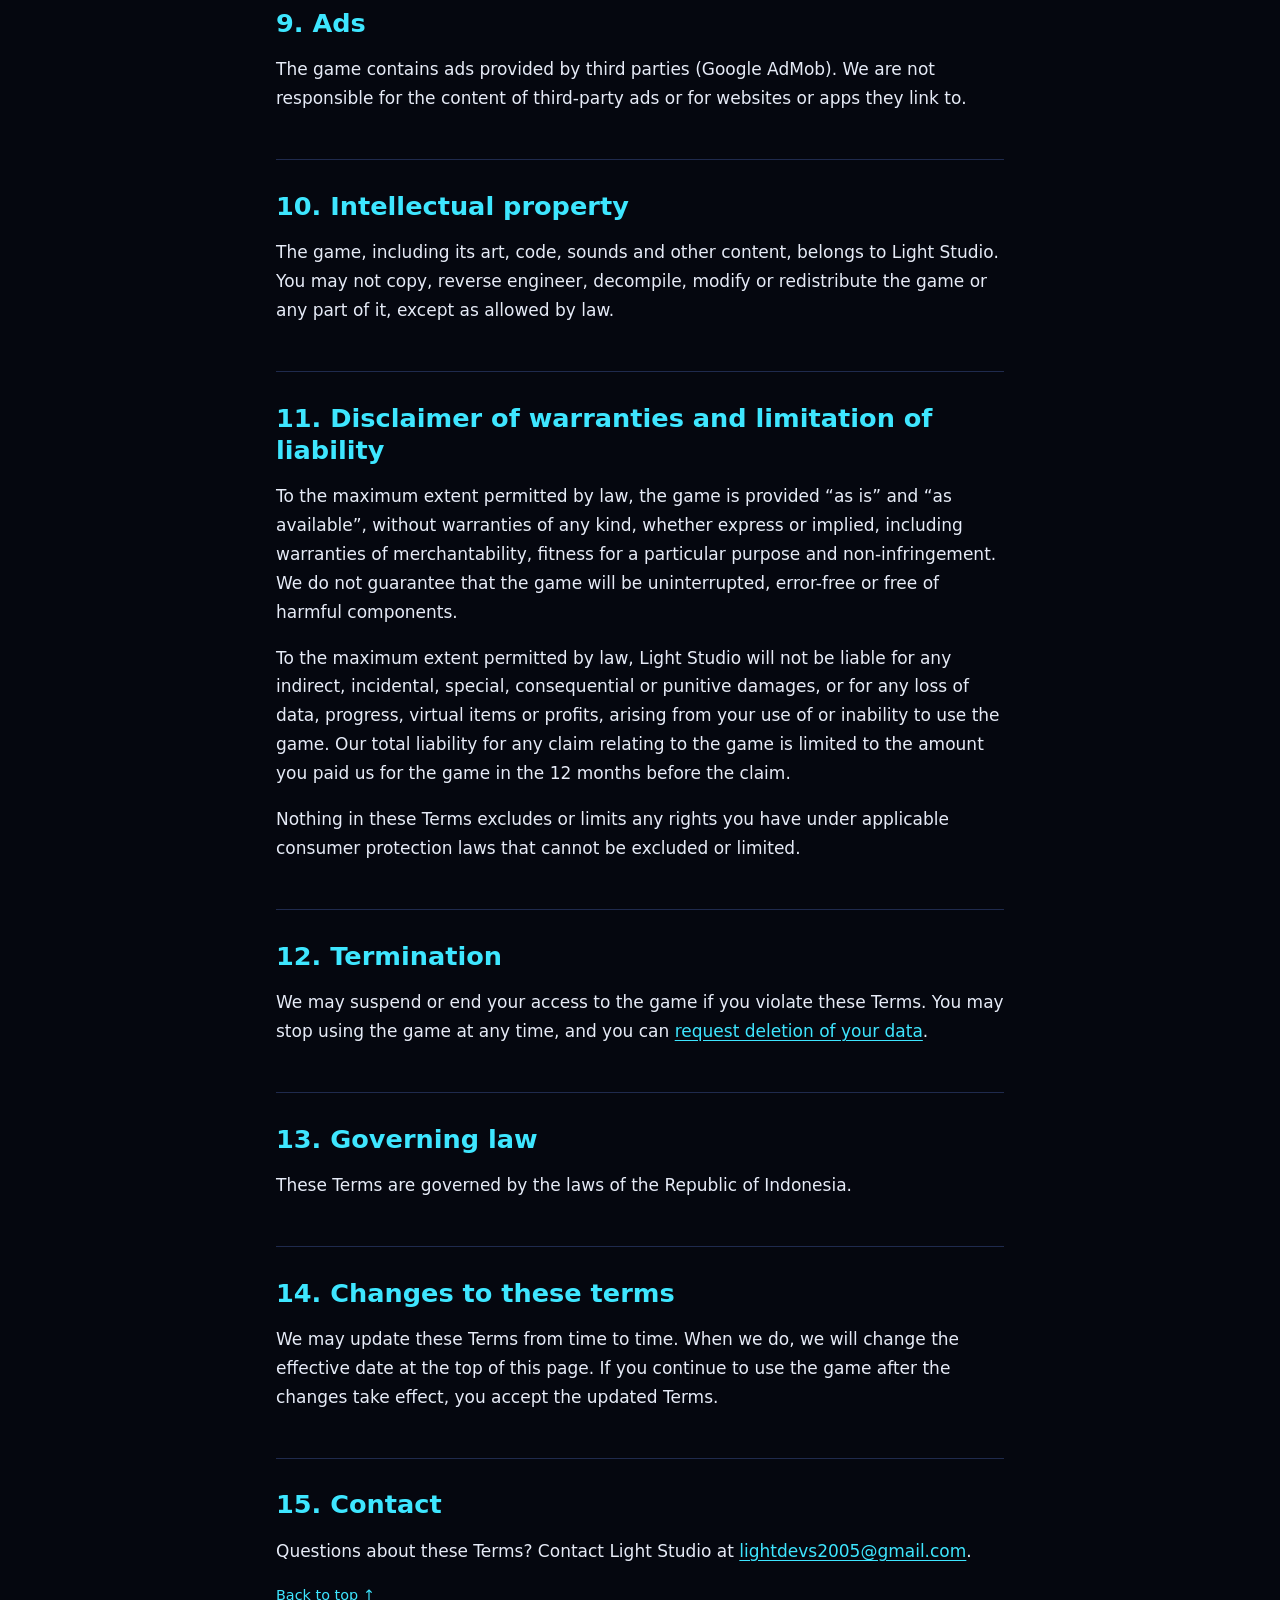
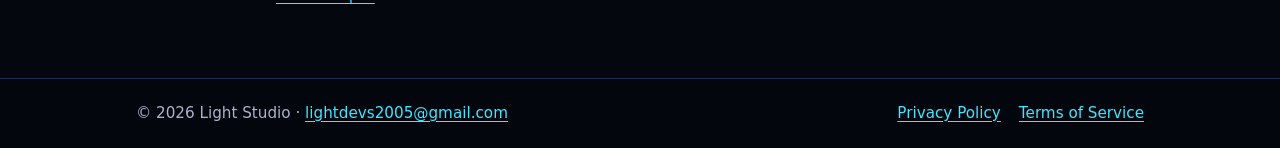
<file: terms.html>
<!doctype html>
<html lang="en">
<head>
  <meta charset="utf-8">
  <meta name="viewport" content="width=device-width, initial-scale=1">
  <title>Terms of Service — SpaceShooter Party</title>
  <meta name="description" content="Terms of Service for the SpaceShooter Party mobile game: accounts, virtual items, purchases, fair play, online services and more.">
  <meta name="theme-color" content="#05070f">
  <meta property="og:type" content="article">
  <meta property="og:site_name" content="SpaceShooter Party">
  <meta property="og:title" content="Terms of Service — SpaceShooter Party">
  <meta property="og:description" content="The rules for playing SpaceShooter Party: accounts, virtual items, purchases and fair play.">
  <meta name="twitter:card" content="summary">
  <link rel="stylesheet" href="style.css">
</head>
<body>
  <a class="skip-link" href="#main">Skip to content</a>

  <header class="site-header">
    <div class="header-inner">
      <a class="brand" href="index.html">
        <svg viewBox="0 0 32 32" aria-hidden="true" focusable="false">
          <polygon points="16,3 28,28 16,22 4,28" fill="none" stroke="#3ee6ff" stroke-width="2.5" stroke-linejoin="round"/>
        </svg>
        SpaceShooter Party
      </a>
      <nav class="site-nav" aria-label="Main">
        <ul>
          <li><a href="index.html">Home</a></li>
          <li><a href="privacy.html">Privacy Policy</a></li>
          <li><a href="terms.html" aria-current="page">Terms of Service</a></li>
        </ul>
      </nav>
    </div>
  </header>

  <main id="main" class="legal">
    <h1 id="top">Terms of Service</h1>
    <p class="doc-meta"><strong>Effective date:</strong> 6 November 2026</p>

    <p>These Terms of Service (“Terms”) govern your use of the SpaceShooter Party mobile game and its online services (“the game”), provided by Light Studio (“we”, “us”). Please read them carefully. Our <a href="privacy.html">Privacy Policy</a> explains how we handle your data.</p>

    <nav class="toc" aria-labelledby="toc-title">
      <h2 id="toc-title">Contents</h2>
      <ol>
        <li><a href="#acceptance">Acceptance of terms</a></li>
        <li><a href="#eligibility">Eligibility</a></li>
        <li><a href="#account">Your account</a></li>
        <li><a href="#virtual-items">Virtual items and coins</a></li>
        <li><a href="#purchases">Purchases</a></li>
        <li><a href="#redeem-codes">Redeem codes</a></li>
        <li><a href="#fair-play">Fair play and prohibited conduct</a></li>
        <li><a href="#online">Online services</a></li>
        <li><a href="#ads">Ads</a></li>
        <li><a href="#ip">Intellectual property</a></li>
        <li><a href="#disclaimer">Disclaimer and limitation of liability</a></li>
        <li><a href="#termination">Termination</a></li>
        <li><a href="#law">Governing law</a></li>
        <li><a href="#changes">Changes to these terms</a></li>
        <li><a href="#contact">Contact</a></li>
      </ol>
    </nav>

    <section id="acceptance" aria-labelledby="h-acceptance">
      <h2 id="h-acceptance">1. Acceptance of terms</h2>
      <p>By downloading, installing or playing the game, you agree to these Terms. If you do not agree, please do not use the game.</p>
    </section>

    <section id="eligibility" aria-labelledby="h-eligibility">
      <h2 id="h-eligibility">2. Eligibility</h2>
      <p>If you are under the age of majority where you live, you may use the game only with the permission of a parent or legal guardian, who agrees to these Terms on your behalf.</p>
    </section>

    <section id="account" aria-labelledby="h-account">
      <h2 id="h-account">3. Your account</h2>
      <ul>
        <li>A guest account is created automatically when you first play. No sign-up is required.</li>
        <li>You are responsible for your device and for activity on your account.</li>
        <li>If you uninstall the game or clear the app's data <strong>without linking Google Play Games</strong>, your progress may be lost permanently. We are not responsible for progress lost this way.</li>
      </ul>
    </section>

    <section id="virtual-items" aria-labelledby="h-virtual">
      <h2 id="h-virtual">4. Virtual items and coins</h2>
      <ul>
        <li>Coins, ship skins, pilots and other in-game items are granted to you as a <strong>limited, personal, non-transferable license</strong> to use within the game. You do not own them.</li>
        <li>Virtual items have <strong>no real-world monetary value</strong>. They cannot be exchanged for real money, sold, traded or transferred to another person or account.</li>
        <li>Daily earning limits apply to coin rewards.</li>
        <li>We may correct or adjust balances and items that result from bugs, errors or cheating.</li>
      </ul>
    </section>

    <section id="purchases" aria-labelledby="h-purchases">
      <h2 id="h-purchases">5. Purchases</h2>
      <ul>
        <li>All in-app purchases are processed by Google Play. Prices are shown in the store before you buy.</li>
        <li>Refunds are handled according to Google Play's refund policy.</li>
        <li><strong>“Remove Ads”</strong> removes interstitial (full-screen) ads. Optional rewarded ads (for example, watching an ad for bonus coins) may still be offered.</li>
      </ul>
    </section>

    <section id="redeem-codes" aria-labelledby="h-redeem">
      <h2 id="h-redeem">6. Redeem codes</h2>
      <p>Redeem codes are promotional. Each code can be used once per account, may expire, and has no cash value.</p>
    </section>

    <section id="fair-play" aria-labelledby="h-fair">
      <h2 id="h-fair">7. Fair play and prohibited conduct</h2>
      <p>To keep the game fun for everyone, you must not:</p>
      <ul>
        <li>cheat, hack, or modify the app or its save files;</li>
        <li>exploit bugs or glitches;</li>
        <li>use bots, scripts or other automation;</li>
        <li>attack, disrupt or overload our servers;</li>
        <li>use offensive, hateful or impersonating display names; or</li>
        <li>harass, threaten or abuse other players.</li>
      </ul>
      <p>If you break these rules, we may reset your progress, change your display name, or suspend or ban your account.</p>
    </section>

    <section id="online" aria-labelledby="h-online">
      <h2 id="h-online">8. Online services</h2>
      <p>Online services are provided “as is”. They may be unavailable at times because of maintenance, updates or outages. We may change or discontinue features, maps or online services at any time.</p>
    </section>

    <section id="ads" aria-labelledby="h-ads">
      <h2 id="h-ads">9. Ads</h2>
      <p>The game contains ads provided by third parties (Google AdMob). We are not responsible for the content of third-party ads or for websites or apps they link to.</p>
    </section>

    <section id="ip" aria-labelledby="h-ip">
      <h2 id="h-ip">10. Intellectual property</h2>
      <p>The game, including its art, code, sounds and other content, belongs to Light Studio. You may not copy, reverse engineer, decompile, modify or redistribute the game or any part of it, except as allowed by law.</p>
    </section>

    <section id="disclaimer" aria-labelledby="h-disclaimer">
      <h2 id="h-disclaimer">11. Disclaimer of warranties and limitation of liability</h2>
      <p>To the maximum extent permitted by law, the game is provided “as is” and “as available”, without warranties of any kind, whether express or implied, including warranties of merchantability, fitness for a particular purpose and non-infringement. We do not guarantee that the game will be uninterrupted, error-free or free of harmful components.</p>
      <p>To the maximum extent permitted by law, Light Studio will not be liable for any indirect, incidental, special, consequential or punitive damages, or for any loss of data, progress, virtual items or profits, arising from your use of or inability to use the game. Our total liability for any claim relating to the game is limited to the amount you paid us for the game in the 12 months before the claim.</p>
      <p>Nothing in these Terms excludes or limits any rights you have under applicable consumer protection laws that cannot be excluded or limited.</p>
    </section>

    <section id="termination" aria-labelledby="h-termination">
      <h2 id="h-termination">12. Termination</h2>
      <p>We may suspend or end your access to the game if you violate these Terms. You may stop using the game at any time, and you can <a href="privacy.html#delete">request deletion of your data</a>.</p>
    </section>

    <section id="law" aria-labelledby="h-law">
      <h2 id="h-law">13. Governing law</h2>
      <p>These Terms are governed by the laws of the Republic of Indonesia.</p>
    </section>

    <section id="changes" aria-labelledby="h-changes">
      <h2 id="h-changes">14. Changes to these terms</h2>
      <p>We may update these Terms from time to time. When we do, we will change the effective date at the top of this page. If you continue to use the game after the changes take effect, you accept the updated Terms.</p>
    </section>

    <section id="contact" aria-labelledby="h-contact">
      <h2 id="h-contact">15. Contact</h2>
      <p>Questions about these Terms? Contact Light Studio at <a href="mailto:lightdevs2005@gmail.com">lightdevs2005@gmail.com</a>.</p>
    </section>

    <p class="back-to-top"><a href="#top">Back to top ↑</a></p>
  </main>

  <footer class="site-footer">
    <div class="footer-inner">
      <p>© 2026 Light Studio · <a href="mailto:lightdevs2005@gmail.com">lightdevs2005@gmail.com</a></p>
      <ul class="footer-links">
        <li><a href="privacy.html">Privacy Policy</a></li>
        <li><a href="terms.html">Terms of Service</a></li>
      </ul>
    </div>
  </footer>
</body>
</html>
</file>
<file: style.css>
/* SpaceShooter Party — shared stylesheet. No external fonts, images, or trackers. */

:root {
  --bg: #05070f;
  --bg-raised: #0b1022;
  --bg-card: #0e1530;
  --border: #1f2a4d;
  --text: #e6ebf7;
  --text-muted: #a9b3cc;
  --cyan: #3ee6ff;
  --magenta: #ff4fd8;
  --gold: #ffd34d;
  --radius: 12px;
  --max-legal: 760px;
  --max-wide: 1040px;
  --font: system-ui, -apple-system, "Segoe UI", Roboto, "Helvetica Neue", Arial, "Noto Sans", sans-serif;
}

*,
*::before,
*::after {
  box-sizing: border-box;
}

html {
  -webkit-text-size-adjust: 100%;
  scroll-behavior: smooth;
}

@media (prefers-reduced-motion: reduce) {
  html { scroll-behavior: auto; }
  *, *::before, *::after { animation: none !important; transition: none !important; }
}

body {
  margin: 0;
  min-height: 100vh;
  display: flex;
  flex-direction: column;
  background-color: var(--bg);
  color: var(--text);
  font-family: var(--font);
  font-size: 1.0625rem;
  line-height: 1.7;
  overflow-x: hidden;
  position: relative;
}

/* CSS-only starfield: two layers of tiny radial-gradient "stars". */
body::before,
body::after {
  content: "";
  position: fixed;
  inset: 0;
  z-index: -1;
  pointer-events: none;
}

body::before {
  background-image:
    radial-gradient(1px 1px at 20px 30px, #ffffff 50%, transparent 51%),
    radial-gradient(1px 1px at 120px 80px, #cfd8ff 50%, transparent 51%),
    radial-gradient(1px 1px at 200px 160px, #ffffff 50%, transparent 51%),
    radial-gradient(1px 1px at 60px 200px, #9fefff 50%, transparent 51%),
    radial-gradient(1px 1px at 260px 40px, #ffffff 50%, transparent 51%),
    radial-gradient(1px 1px at 300px 240px, #ffd9f6 50%, transparent 51%),
    radial-gradient(1px 1px at 160px 280px, #ffffff 50%, transparent 51%);
  background-size: 320px 320px;
  opacity: 0.55;
}

body::after {
  background-image:
    radial-gradient(1.5px 1.5px at 80px 120px, #ffffff 50%, transparent 51%),
    radial-gradient(1.5px 1.5px at 340px 60px, #3ee6ff 50%, transparent 51%),
    radial-gradient(1.5px 1.5px at 420px 380px, #ffffff 50%, transparent 51%),
    radial-gradient(1.5px 1.5px at 220px 460px, #ff4fd8 50%, transparent 51%),
    radial-gradient(1.5px 1.5px at 500px 220px, #ffd34d 50%, transparent 51%),
    radial-gradient(ellipse at 15% 0%, rgba(62, 230, 255, 0.08), transparent 55%),
    radial-gradient(ellipse at 90% 100%, rgba(255, 79, 216, 0.07), transparent 55%);
  background-size: 560px 560px, 560px 560px, 560px 560px, 560px 560px, 560px 560px, 100% 100%, 100% 100%;
  opacity: 0.7;
}

/* ---------- Base elements ---------- */

a {
  color: var(--cyan);
  text-underline-offset: 3px;
}

a:hover {
  color: #8ff1ff;
}

a:focus-visible,
button:focus-visible {
  outline: 3px solid var(--gold);
  outline-offset: 3px;
  border-radius: 4px;
}

h1, h2, h3 {
  line-height: 1.25;
  margin: 1.8em 0 0.6em;
  overflow-wrap: break-word;
}

h1 { font-size: clamp(1.9rem, 6vw, 2.6rem); margin-top: 0.4em; }
h2 { font-size: clamp(1.35rem, 4vw, 1.6rem); color: var(--cyan); }
h3 { font-size: 1.15rem; color: var(--gold); }

p, ul, ol { margin: 0 0 1em; }
ul, ol { padding-left: 1.4em; }
li { margin-bottom: 0.35em; }

strong { color: #ffffff; }

code {
  font-family: ui-monospace, SFMono-Regular, Consolas, "Liberation Mono", monospace;
  font-size: 0.92em;
  background: var(--bg-raised);
  border: 1px solid var(--border);
  border-radius: 6px;
  padding: 0.05em 0.35em;
  overflow-wrap: anywhere;
}

/* ---------- Skip link ---------- */

.skip-link {
  position: absolute;
  left: 8px;
  top: -60px;
  z-index: 100;
  background: var(--gold);
  color: #05070f;
  font-weight: 700;
  padding: 8px 14px;
  border-radius: 8px;
  text-decoration: none;
}

.skip-link:focus {
  top: 8px;
}

/* ---------- Header ---------- */

.site-header {
  border-bottom: 1px solid var(--border);
  background: rgba(5, 7, 15, 0.85);
}

.header-inner {
  max-width: var(--max-wide);
  margin: 0 auto;
  padding: 14px 16px;
  display: flex;
  flex-wrap: wrap;
  align-items: center;
  justify-content: space-between;
  gap: 10px 24px;
}

.brand {
  display: inline-flex;
  align-items: center;
  gap: 10px;
  color: var(--text);
  text-decoration: none;
  font-weight: 800;
  font-size: 1.15rem;
  letter-spacing: 0.02em;
}

.brand:hover { color: #ffffff; }

.brand svg {
  width: 28px;
  height: 28px;
  flex: none;
  filter: drop-shadow(0 0 6px rgba(62, 230, 255, 0.6));
}

.site-nav ul {
  list-style: none;
  margin: 0;
  padding: 0;
  display: flex;
  flex-wrap: wrap;
  gap: 4px 6px;
}

.site-nav li { margin: 0; }

.site-nav a {
  display: inline-block;
  padding: 6px 10px;
  border-radius: 8px;
  color: var(--text-muted);
  text-decoration: none;
  font-size: 0.95rem;
}

.site-nav a:hover {
  color: var(--text);
  background: var(--bg-raised);
}

.site-nav a[aria-current="page"] {
  color: var(--cyan);
  background: rgba(62, 230, 255, 0.08);
  box-shadow: inset 0 0 0 1px rgba(62, 230, 255, 0.35);
}

/* ---------- Main layout ---------- */

main {
  flex: 1;
  width: 100%;
}

.container {
  max-width: var(--max-wide);
  margin: 0 auto;
  padding: 0 16px;
}

.legal {
  max-width: var(--max-legal);
  margin: 0 auto;
  padding: 32px 16px 56px;
}

/* ---------- Hero (homepage) ---------- */

.hero {
  text-align: center;
  padding: 56px 16px 40px;
}

.hero-ships {
  display: block;
  width: min(280px, 80%);
  height: auto;
  margin: 0 auto 8px;
}

.hero h1 {
  margin: 0.2em 0 0.3em;
  font-size: clamp(2.2rem, 9vw, 3.6rem);
  letter-spacing: 0.01em;
  background: linear-gradient(90deg, var(--cyan), var(--magenta));
  -webkit-background-clip: text;
  background-clip: text;
  color: transparent;
}

@supports not ((-webkit-background-clip: text) or (background-clip: text)) {
  .hero h1 { color: var(--cyan); }
}

.tagline {
  font-size: clamp(1.1rem, 3.6vw, 1.35rem);
  color: var(--gold);
  margin: 0 auto 1.6em;
  max-width: 34ch;
}

.btn-play {
  display: inline-flex;
  align-items: center;
  gap: 10px;
  padding: 14px 24px;
  border-radius: 999px;
  background: var(--cyan);
  color: #05070f;
  font-weight: 800;
  font-size: 1.05rem;
  text-decoration: none;
  box-shadow: 0 0 22px rgba(62, 230, 255, 0.45);
  transition: transform 0.15s ease, box-shadow 0.15s ease;
}

.btn-play:hover {
  color: #05070f;
  transform: translateY(-2px);
  box-shadow: 0 0 30px rgba(62, 230, 255, 0.65);
}

.btn-play svg { width: 18px; height: 18px; flex: none; }

.hero-legal {
  margin-top: 18px;
  font-size: 0.95rem;
  color: var(--text-muted);
}

/* ---------- Sections & cards ---------- */

.section {
  padding: 24px 0 8px;
}

.section > h2 {
  margin-top: 0.6em;
}

.intro {
  max-width: 68ch;
}

.feature-grid {
  list-style: none;
  padding: 0;
  margin: 0;
  display: grid;
  grid-template-columns: repeat(auto-fit, minmax(220px, 1fr));
  gap: 14px;
}

.feature-grid li,
.card {
  background: var(--bg-card);
  border: 1px solid var(--border);
  border-radius: var(--radius);
  padding: 16px 18px;
  margin: 0;
}

.feature-grid li strong {
  display: block;
  color: var(--cyan);
  margin-bottom: 2px;
}

.feature-grid li span {
  color: var(--text-muted);
  font-size: 0.97rem;
}

.powerups {
  display: flex;
  flex-wrap: wrap;
  gap: 8px;
  list-style: none;
  padding: 0;
  margin: 0 0 1em;
}

.powerups li {
  margin: 0;
  padding: 4px 12px;
  border-radius: 999px;
  border: 1px solid rgba(255, 79, 216, 0.5);
  color: #ffc4f1;
  font-weight: 600;
  font-size: 0.95rem;
}

.link-row {
  display: flex;
  flex-wrap: wrap;
  gap: 10px 22px;
  margin: 0;
  padding: 0;
  list-style: none;
}

.link-row li { margin: 0; }

/* ---------- Legal pages ---------- */

.doc-meta {
  color: var(--text-muted);
  margin-bottom: 1.6em;
}

.doc-meta strong { color: var(--gold); }

.toc {
  background: var(--bg-card);
  border: 1px solid var(--border);
  border-radius: var(--radius);
  padding: 18px 20px 10px;
  margin: 0 0 2em;
}

.toc h2 {
  margin: 0 0 0.5em;
  font-size: 1.1rem;
  color: var(--gold);
}

.toc ol {
  margin: 0 0 0.6em;
  padding-left: 1.5em;
}

.toc li { margin-bottom: 0.2em; }

.legal section {
  scroll-margin-top: 16px;
}

.legal h2 {
  border-top: 1px solid var(--border);
  padding-top: 1.2em;
}

.callout {
  background: rgba(62, 230, 255, 0.06);
  border: 1px solid rgba(62, 230, 255, 0.35);
  border-left: 4px solid var(--cyan);
  border-radius: 8px;
  padding: 14px 18px;
  margin: 0 0 1.2em;
}

.callout.highlight {
  background: rgba(255, 211, 77, 0.06);
  border-color: rgba(255, 211, 77, 0.4);
  border-left-color: var(--gold);
}

.callout > :last-child { margin-bottom: 0; }

.back-to-top {
  font-size: 0.9rem;
}

/* ---------- Footer ---------- */

.site-footer {
  border-top: 1px solid var(--border);
  background: rgba(5, 7, 15, 0.9);
  color: var(--text-muted);
  font-size: 0.95rem;
}

.footer-inner {
  max-width: var(--max-wide);
  margin: 0 auto;
  padding: 22px 16px;
  display: flex;
  flex-wrap: wrap;
  gap: 8px 24px;
  align-items: center;
  justify-content: space-between;
}

.footer-inner p { margin: 0; }

.footer-links {
  list-style: none;
  margin: 0;
  padding: 0;
  display: flex;
  flex-wrap: wrap;
  gap: 4px 18px;
}

.footer-links li { margin: 0; }

/* ---------- Small screens ---------- */

@media (max-width: 480px) {
  body { font-size: 1rem; }
  .header-inner { justify-content: center; }
  .site-nav ul { justify-content: center; }
  .hero { padding-top: 36px; }
  .footer-inner { flex-direction: column; text-align: center; }
  .footer-links { justify-content: center; }
}
</file>
